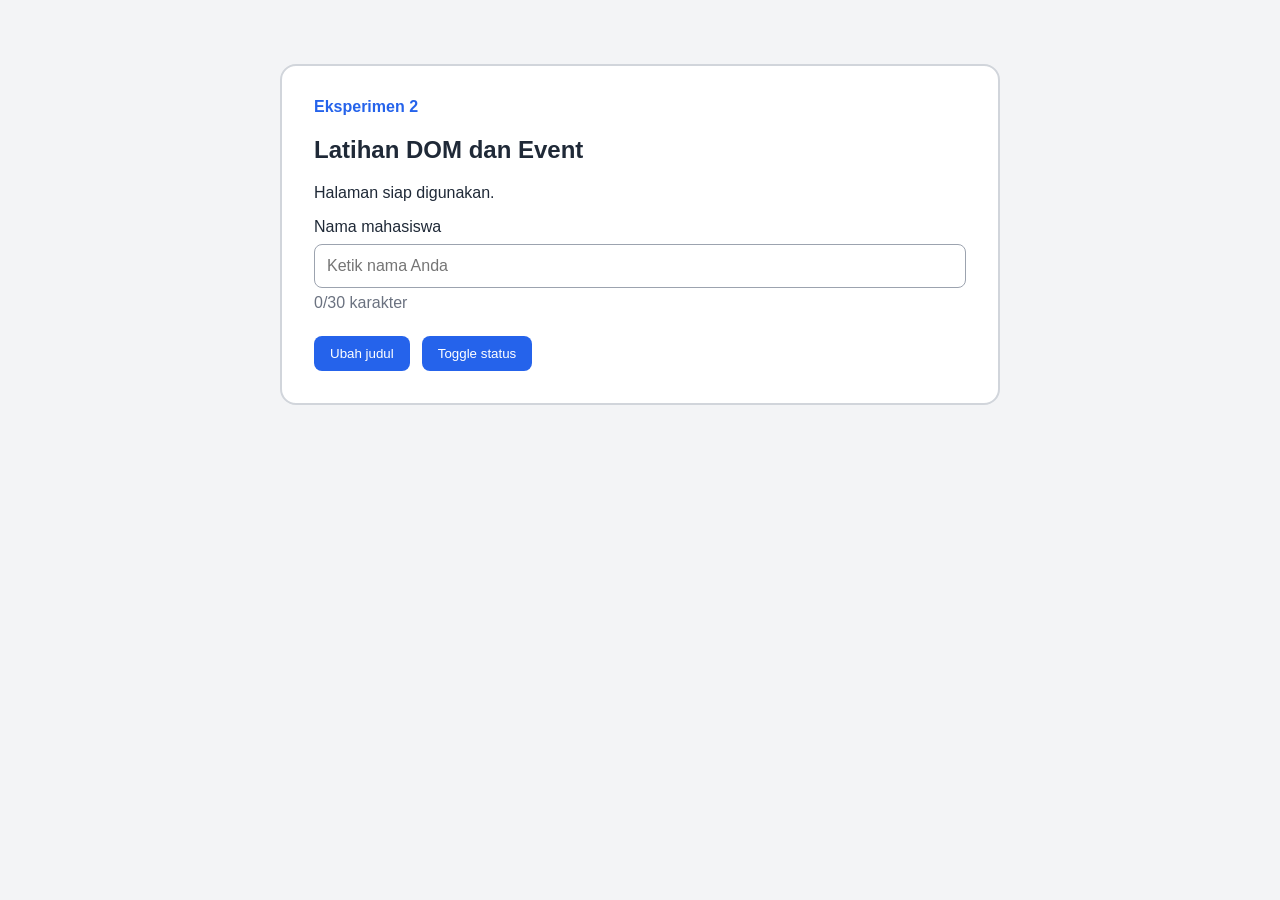
<file: Minggu 2/eksperimen-2-dom-event/index.html>
<!doctype html>
<html lang="id">
<head>
<meta charset="utf-8">
<meta name="viewport"
 content="width=device-width, initial-scale=1">
<title>Eksperimen DOM dan Event</title>
<link rel="stylesheet" href="css/style.css">
</head>
<body>
    <main class="container">
        <section class="praktikum-card" aria-labelledby="judul-utama">
            <p class="label">Eksperimen 2</p>
            <h1 id="judul-utama">Latihan DOM dan Event</h1>
            <p id="status" aria-live="polite">
                Halaman siap digunakan.
            </p>
            <label for="nama">Nama mahasiswa</label>
            <input id="nama" name="nama" type="text" maxlength="30" placeholder="Ketik nama Anda">
            <p class="counter">
                <span id="jumlah-karakter">0</span>/30 karakter
            </p>
            <div class="actions">
                <button id="ubah-judul" type="button">
                    Ubah judul
                </button>
                <button id="toggle-status" type="button" aria-pressed="false">
                    Toggle status
                </button>
            </div>
        </section>
    </main>
    <script src="js/app.js" defer></script>
</body>
</html>
</file>
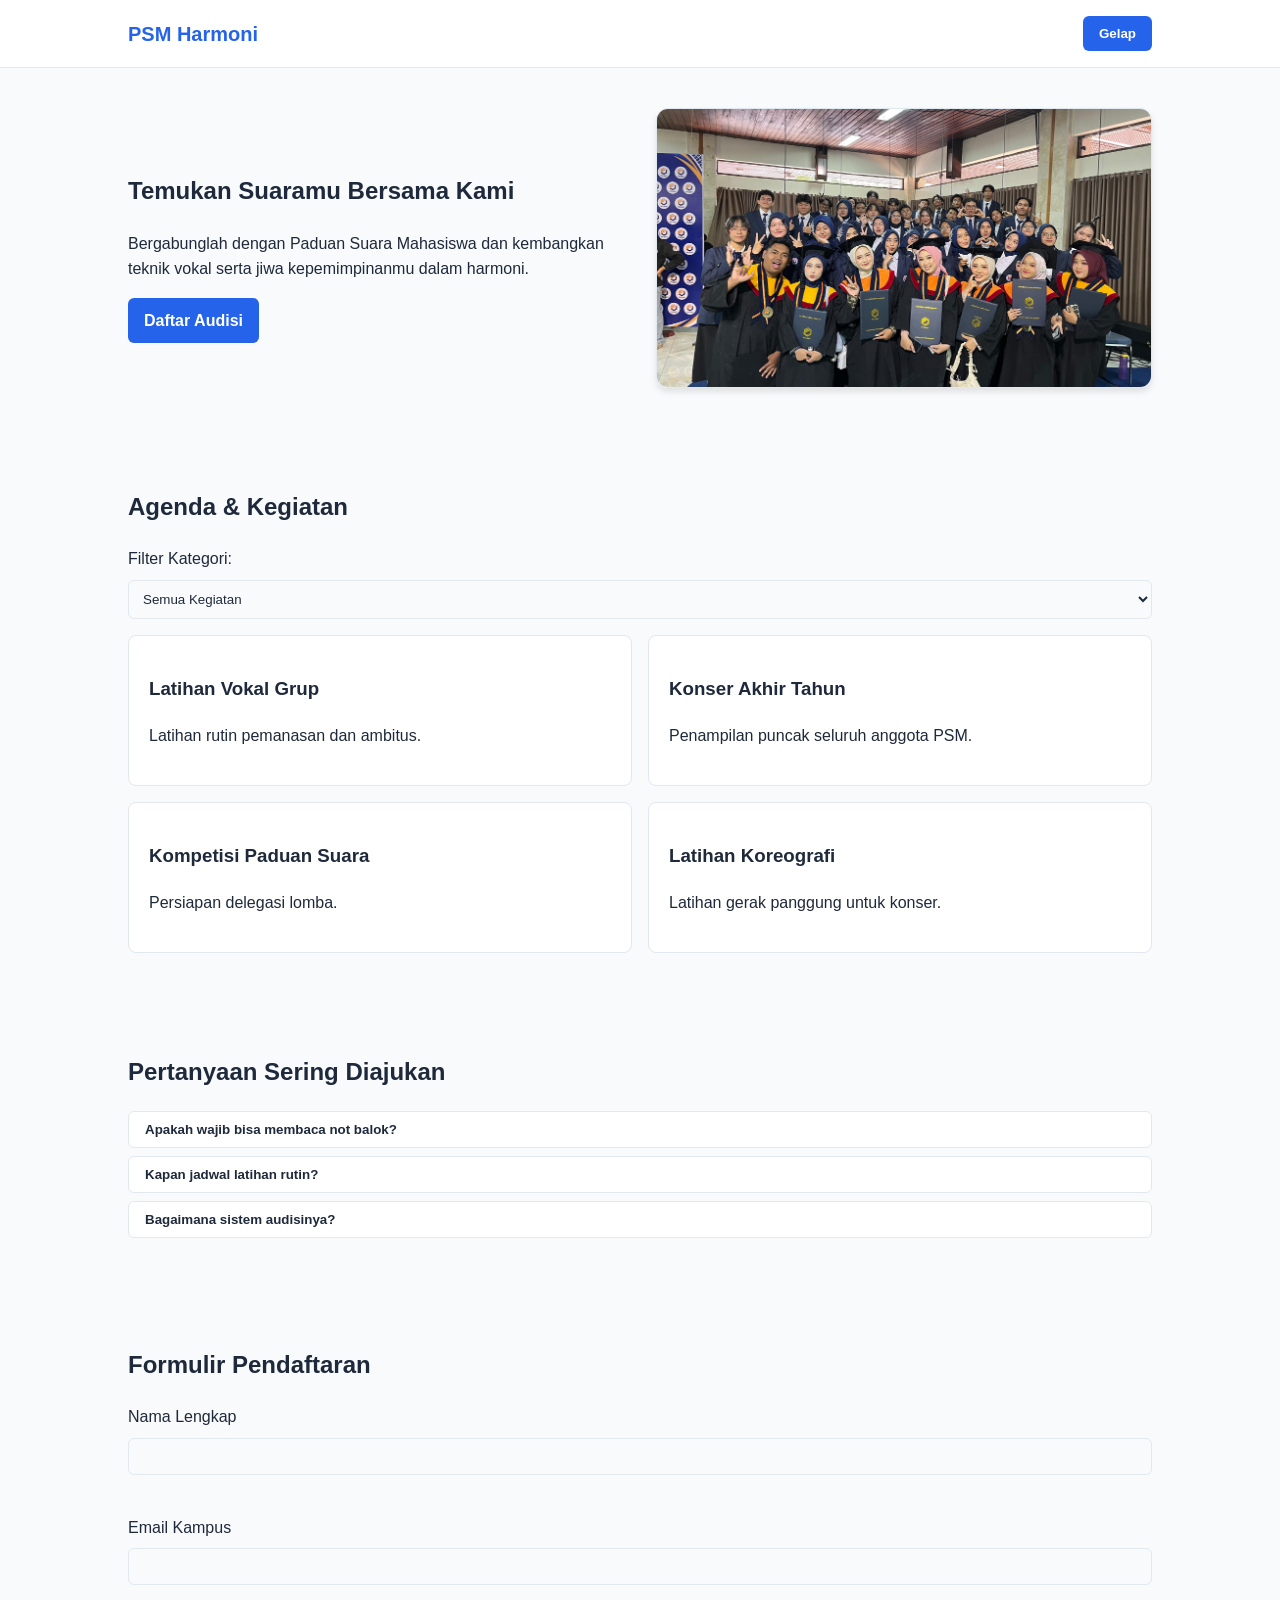
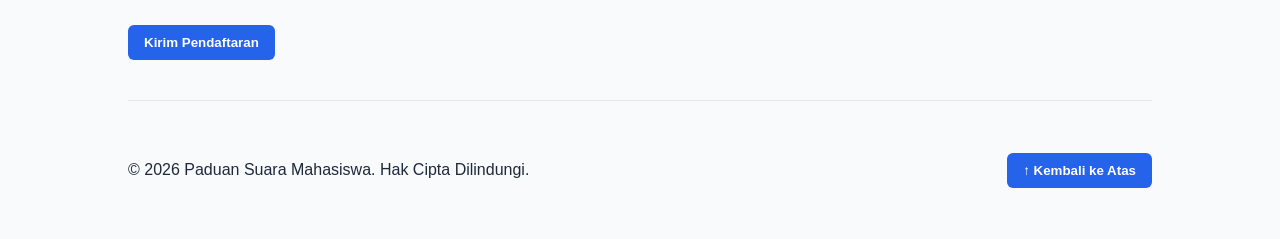
<file: Minggu 2/Mini Project/index.html>
<!doctype html>
<html lang="id">
<head>
    <meta charset="utf-8">
    <meta name="viewport" content="width=device-width, initial-scale=1">
    <link rel="icon" type="image/png" href="assets/logo.png">
    <title>Paduan Suara Mahasiswa</title>
    <link rel="stylesheet" href="css/style.css">
    <script src="js/app.js" defer></script>
</head>
<body>
    <header class="site-header">
        <div class="container nav-wrapper">
            <a class="brand" href="#">PSM Harmoni</a>
            
            <button id="toggle-tema" type="button" aria-pressed="false">Gelap</button>
            <button id="menu-toggle" type="button" aria-expanded="false" aria-controls="main-nav">☰ Menu</button>
            
            <nav id="main-nav" class="nav-menu hidden">
                <a href="#hero">Beranda</a>
                <a href="#kegiatan">Kegiatan</a>
                <a href="#faq">FAQ</a>
                <a href="#kontak">Daftar</a>
            </nav>
        </div>
    </header>

    <main>
        <section id="hero" class="hero container grid-hero">
            <div class="hero-content">
                <h1>Temukan Suaramu Bersama Kami</h1>
                <p>Bergabunglah dengan Paduan Suara Mahasiswa dan kembangkan teknik vokal serta jiwa kepemimpinanmu dalam harmoni.</p>
                <a href="#kontak" class="button">Daftar Audisi</a>
            </div>
            <div class="hero-image">
                <!-- Pastikan nama file sesuai dengan yang ada di folder assets -->
                <img src="assets/PSM.jpeg" alt="Anggota Paduan Suara Mahasiswa berfoto bersama">
            </div>
        </section>

        <section id="kegiatan" class="container">
            <h2>Agenda & Kegiatan</h2>
            <div class="filter-group">
                <label for="filter-kegiatan">Filter Kategori:</label>
                <select id="filter-kegiatan">
                    <option value="semua">Semua Kegiatan</option>
                    <option value="latihan">Latihan Rutin</option>
                    <option value="konser">Konser</option>
                    <option value="lomba">Lomba</option>
                </select>
            </div>
            <p id="status-kegiatan" role="status" aria-live="polite"></p>
            <div id="daftar-kegiatan" class="grid">
                <!-- Kartu akan dirender oleh JavaScript -->
            </div>
        </section>

        <section id="faq" class="container">
            <h2>Pertanyaan Sering Diajukan</h2>
            <div class="accordion">
                <div class="faq-item">
                    <button class="faq-btn" aria-expanded="false">Apakah wajib bisa membaca not balok?</button>
                    <div class="faq-content hidden"><p>Tidak wajib. Kami menyediakan pelatihan dasar membaca partitur bagi anggota baru.</p></div>
                </div>
                <div class="faq-item">
                    <button class="faq-btn" aria-expanded="false">Kapan jadwal latihan rutin?</button>
                    <div class="faq-content hidden"><p>Latihan rutin diadakan setiap hari Selasa dan Kamis sore setelah jam perkuliahan selesai.</p></div>
                </div>
                <div class="faq-item">
                    <button class="faq-btn" aria-expanded="false">Bagaimana sistem audisinya?</button>
                    <div class="faq-content hidden"><p>Audisi meliputi tes ambitus (jangkauan nada) dan tes ritme sederhana. Tidak perlu menyiapkan lagu khusus.</p></div>
                </div>
            </div>
        </section>

        <section id="kontak" class="container">
            <h2>Formulir Pendaftaran</h2>
            <form id="form-daftar" novalidate>
                <div class="form-group">
                    <label for="nama">Nama Lengkap</label>
                    <input type="text" id="nama" name="nama" required aria-describedby="error-nama">
                    <small id="error-nama" class="error-text"></small>
                </div>
                <div class="form-group">
                    <label for="email">Email Kampus</label>
                    <input type="email" id="email" name="email" required aria-describedby="error-email">
                    <small id="error-email" class="error-text"></small>
                </div>
                <button type="submit" class="button">Kirim Pendaftaran</button>
                <p id="pesan-sukses" class="sukses-text hidden">Pendaftaran berhasil! Silakan cek email Anda.</p>
            </form>
        </section>
    </main>

    <footer class="site-footer">
        <div class="container footer-content">
            <p>&copy; 2026 Paduan Suara Mahasiswa. Hak Cipta Dilindungi.</p>
            <button id="back-to-top" type="button">↑ Kembali ke Atas</button>
        </div>
    </footer>
</body>
</html>
</file>
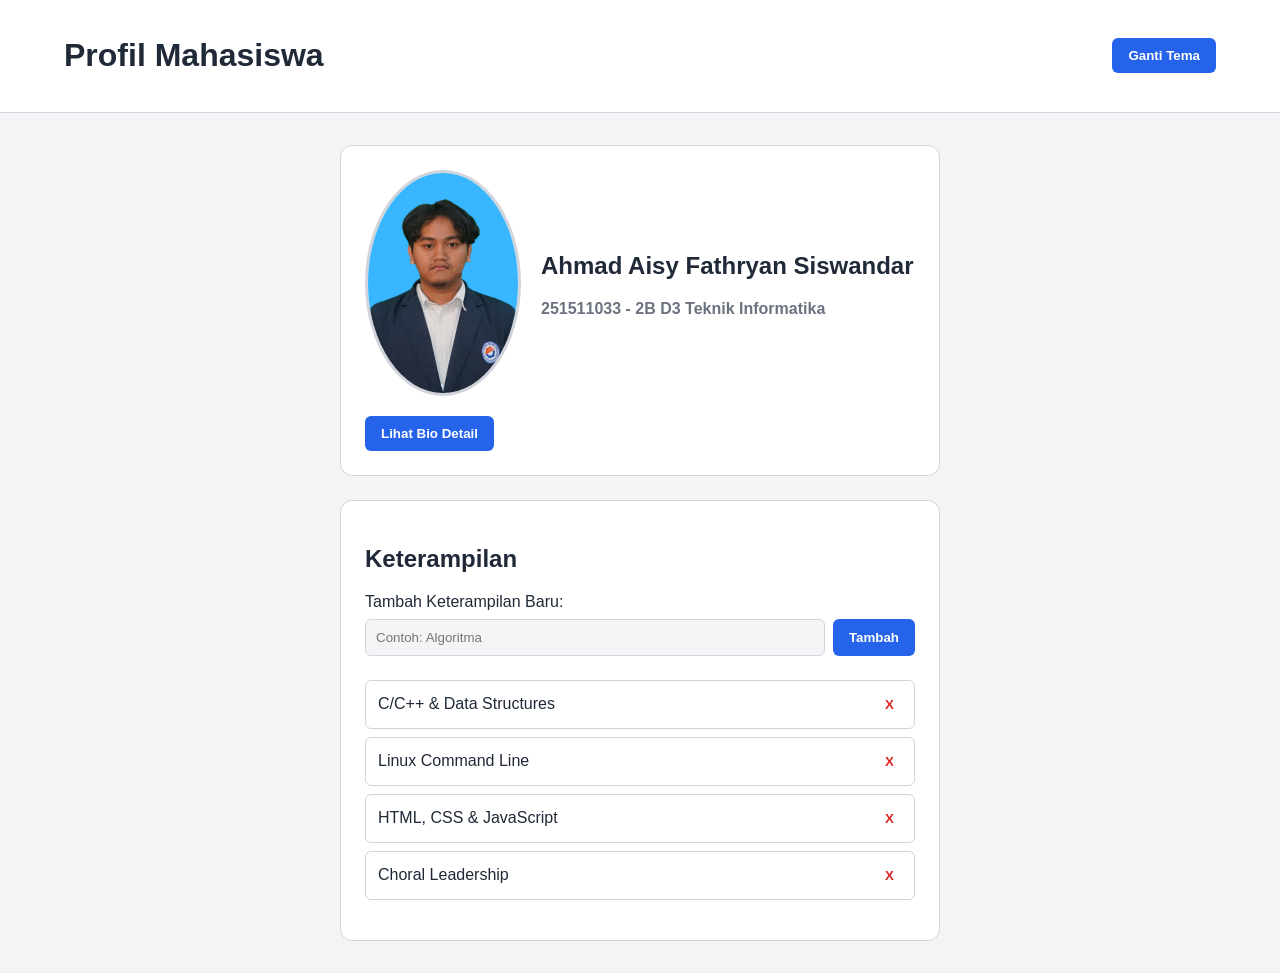
<file: Minggu 2/Profil Mahasiswa/index.html>
<!DOCTYPE html>
<html lang="id">
<head>
    <meta charset="utf-8">
    <meta name="viewport" content="width=device-width, initial-scale=1.0">
    <title>Profil Mahasiswa</title>
    <link rel="stylesheet" href="css/style.css">
</head>
<body>
    <header class="navbar">
        <h1>Profil Mahasiswa</h1>
        <nav>
            <button id="toggle-tema" type="button" aria-pressed="false">Ganti Tema</button>
        </nav>
    </header>
    
    <main class="container">
        <section id="status-container" aria-live="polite">
            <p id="status-message" data-state="idle">Memulai...</p>
            <button id="btn-coba-lagi" type="button" class="hidden">Coba Lagi</button>
        </section>

        <div id="profil-container" class="hidden">
            <section id="tentang" class="card">
                <div class="profil-header">
                    <img id="foto-profil" src="" alt="Foto Profil" width="150" class="avatar">
                    <div>
                        <h2 id="nama-profil">Nama Mahasiswa</h2>
                        <p id="identitas-profil" class="subtitle">NIM - Kelas</p>
                    </div>
                </div>
                
                <div class="actions">
                    <button id="toggle-detail" type="button" aria-expanded="false">Lihat Bio Detail</button>
                </div>
                <div id="detail-bio" class="hidden">
                    <p id="teks-bio">Bio akan tampil di sini.</p>
                </div>
            </section>

            <section id="keterampilan" class="card">
                <h2>Keterampilan</h2>
                
                <form id="form-keterampilan" class="form-group">
                    <label for="input-skill">Tambah Keterampilan Baru:</label>
                    <div class="input-wrapper">
                        <input type="text" id="input-skill" placeholder="Contoh: Algoritma" aria-invalid="false">
                        <button id="btn-submit-skill" type="submit">Tambah</button>
                    </div>
                    <p id="error-skill" class="error-text" aria-live="polite"></p>
                </form>

                <ul id="daftar-keterampilan">
                </ul>
                <p id="status-keterampilan-kosong" class="hidden">Belum ada keterampilan. Silakan tambahkan!</p>
            </section>
        </div>
    </main>

    <script src="js/app.js" defer></script>
</body>
</html>
</file>
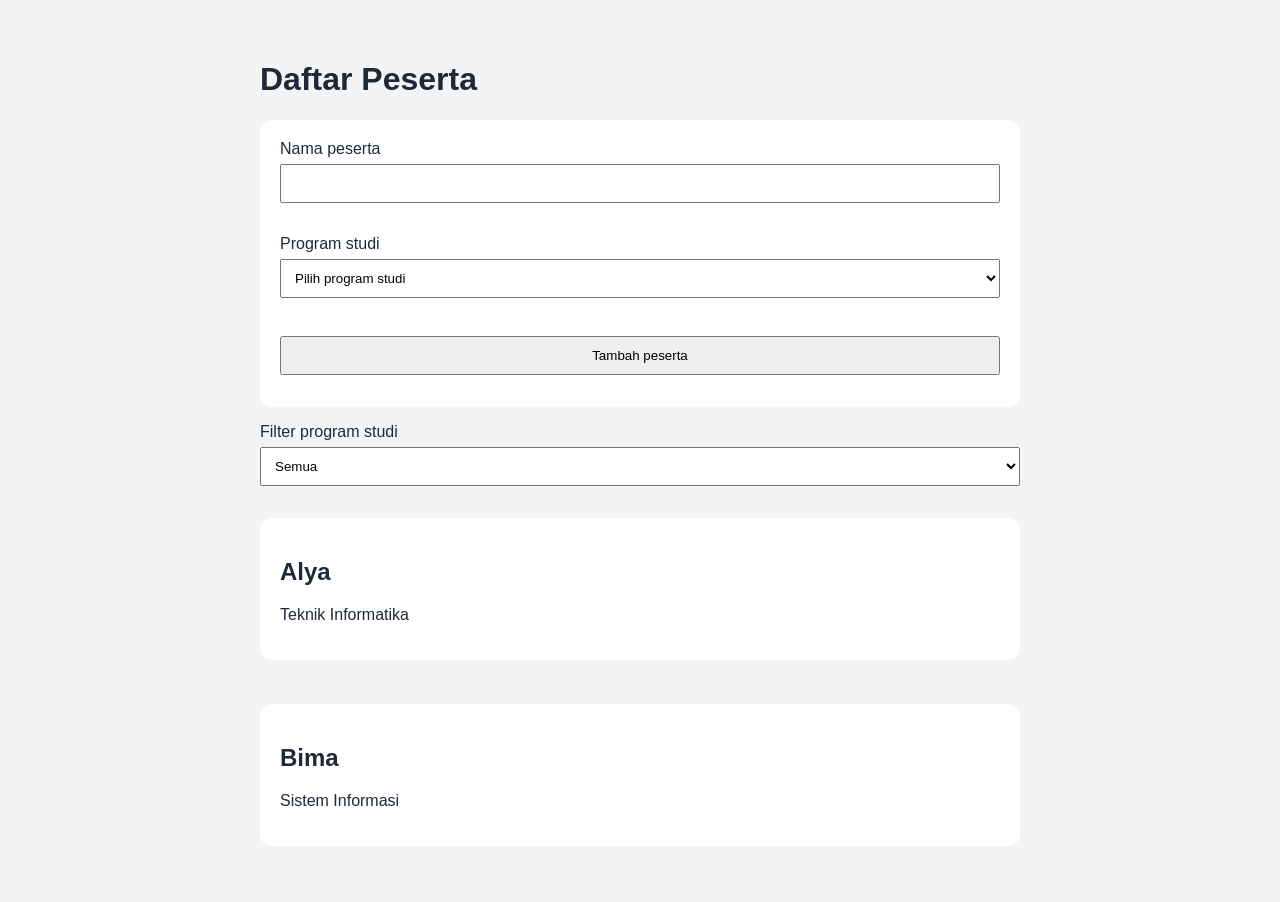
<file: Minggu 2/task-2-dom-form/index.html>
<!doctype html>
<html lang="id">
<head>
    <meta charset="utf-8">
    <meta name="viewport" content="width=device-width, initial-scale=1">
    <title>Task 2 DOM dan Form</title>
    <link rel="stylesheet" href="css/style.css">
</head>
<body>
    <main class="container">
        <h1>Daftar Peserta</h1>
        <form id="form-peserta" novalidate>
            <label for="nama">Nama peserta</label>
            <input id="nama" name="nama" autocomplete="name" aria-describedby="error-nama" required>
            <small id="error-nama" class="error"></small>
            <label for="prodi">Program studi</label>
            <select id="prodi" name="prodi" aria-describedby="error-prodi" required>
            <option value="">Pilih program studi</option>
            <option>Teknik Informatika</option>
            <option>Sistem Informasi</option>
            </select>
            <small id="error-prodi" class="error"></small>
            <button type="submit">Tambah peserta</button>
        </form>
        <label for="filter-prodi">Filter program studi</label>
        <select id="filter-prodi">
            <option value="semua">Semua</option>
            <option>Teknik Informatika</option>
            <option>Sistem Informasi</option>
            <option>Manajemen Informatika</option>
        </select>
        <p id="status" role="status" aria-live="polite"></p>
        <section id="daftar-peserta" class="grid" aria-label="Daftar peserta"></section>
    </main>
    <script src="js/app.js" defer></script>
</body>
</html>
</file>
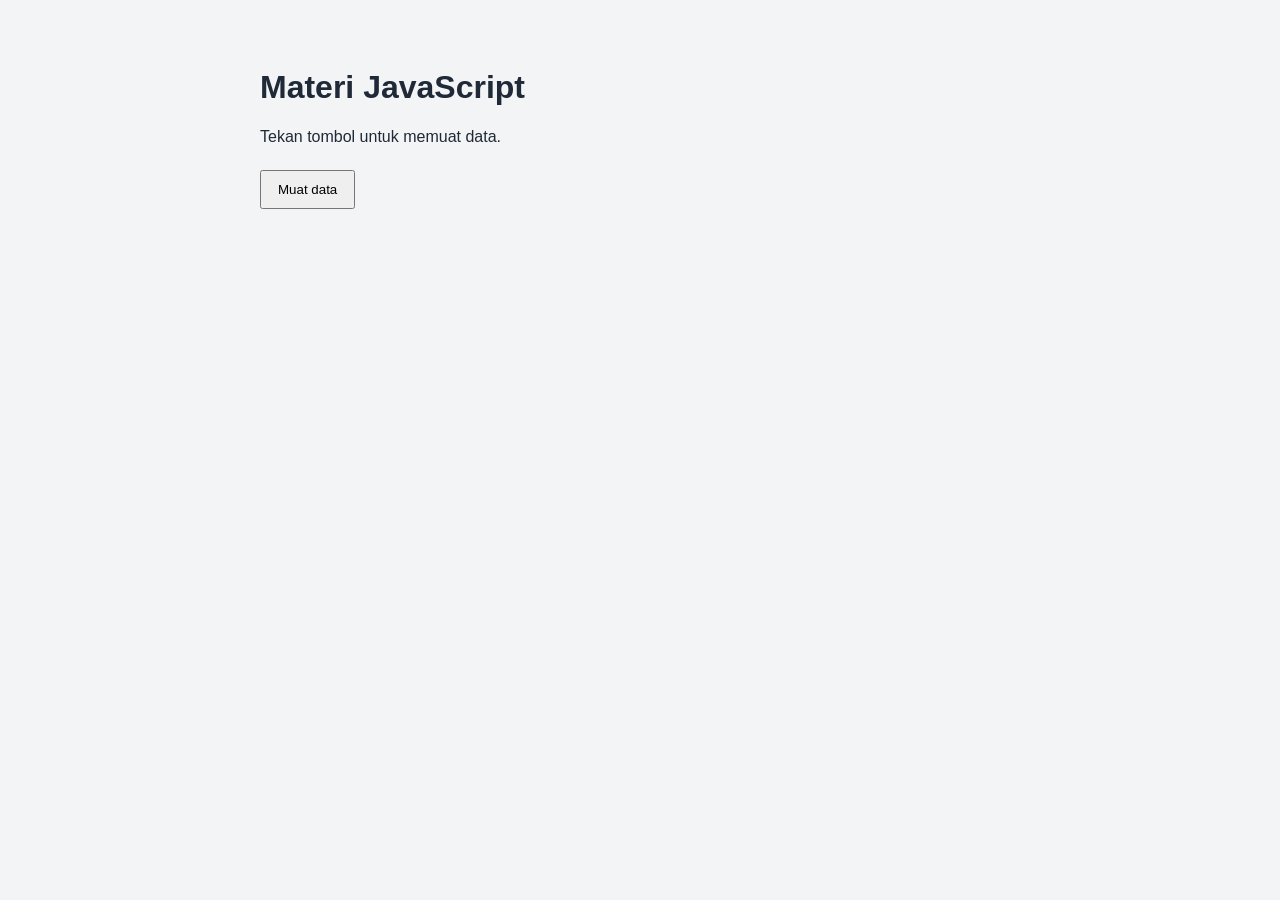
<file: Minggu 2/task-3-async-loader/index.html>
<!doctype html>
<html lang="id">
<head>
    <meta charset="utf-8">
    <meta name="viewport" content="width=device-width, initial-scale=1">
    <title>Task 3 Async Data Loader</title>
    <link rel="stylesheet" href="css/style.css">
</head>
<body>
    <main class="container">
        <h1>Materi JavaScript</h1>
        <p id="status" role="status" aria-live="polite">
            Tekan tombol untuk memuat data.
        </p>
        <button id="muat" type="button">Muat data</button>
        <button id="coba-lagi" type="button" hidden>Coba lagi</button>
        <section id="daftar-materi" class="grid" aria-label="Daftar materi"></section>
    </main>
    <script src="js/app.js" defer></script>
</body>
</html>
</file>
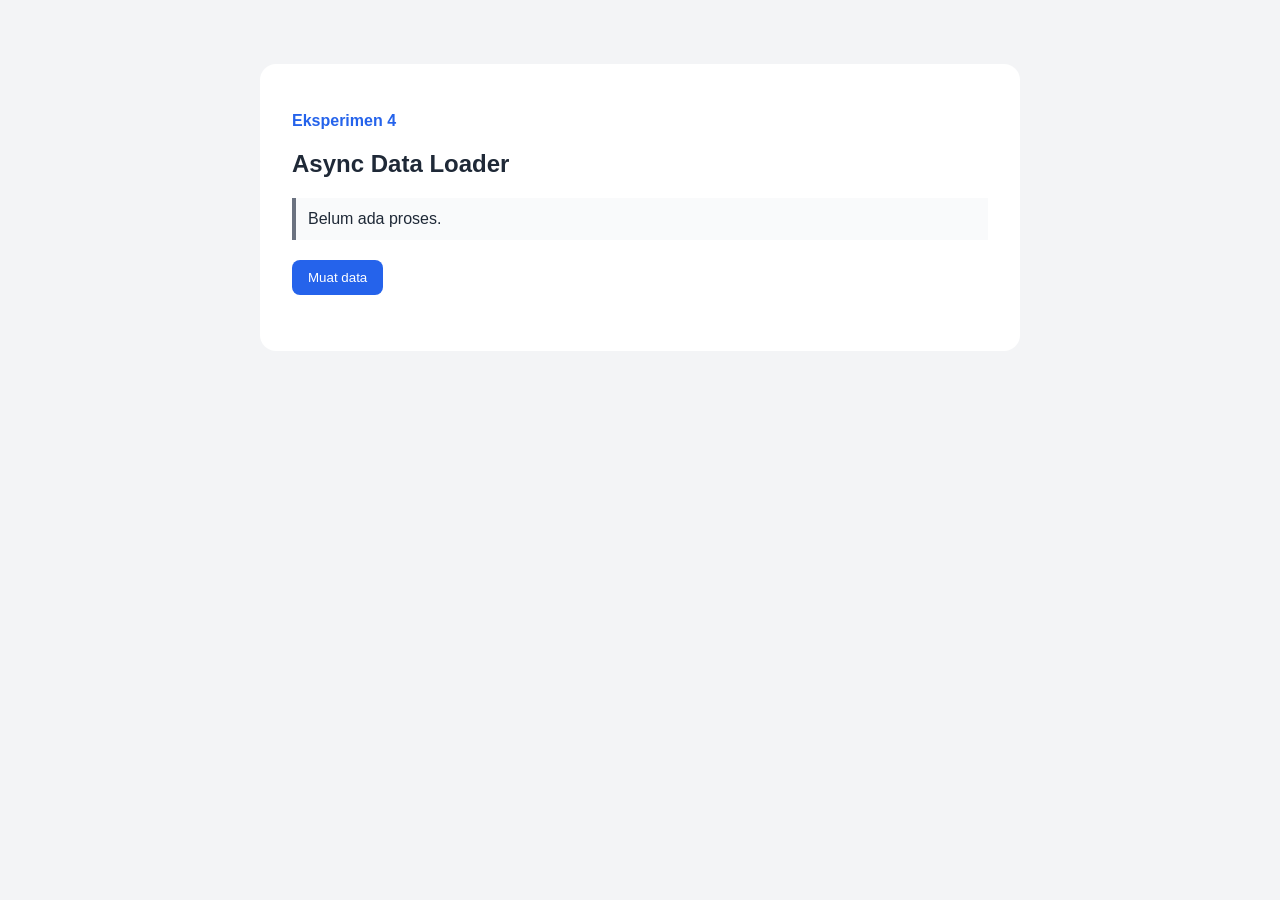
<file: Minggu 2/A3. Eksperimen Promise, fetch, dan State UI/eksperimen-4-async/index.html>
<!doctype html>
<html lang="id">
<head>
    <meta charset="utf-8">
    <meta name="viewport"
    content="width=device-width, initial-scale=1">
    <title>Eksperimen Asynchronous JavaScript</title>
    <link rel="stylesheet" href="css/style.css">
</head>
<body>
    <main class="container">
    <section class="praktikum-card" aria-labelledby="judul-utama">
        <p class="label">Eksperimen 4</p>
        <h1 id="judul-utama">Async Data Loader</h1>
        <p id="status" class="status" data-state="idle" role="status" aria-live="polite">
            Belum ada proses.
        </p>
        <button id="muat-data" type="button">
            Muat data
        </button>
        <section id="daftar-fitur" class="grid" aria-label="Daftar fitur"></section>
    </section>
    </main>
    <script src="js/app.js" defer></script>
</body>
</html>
</file>
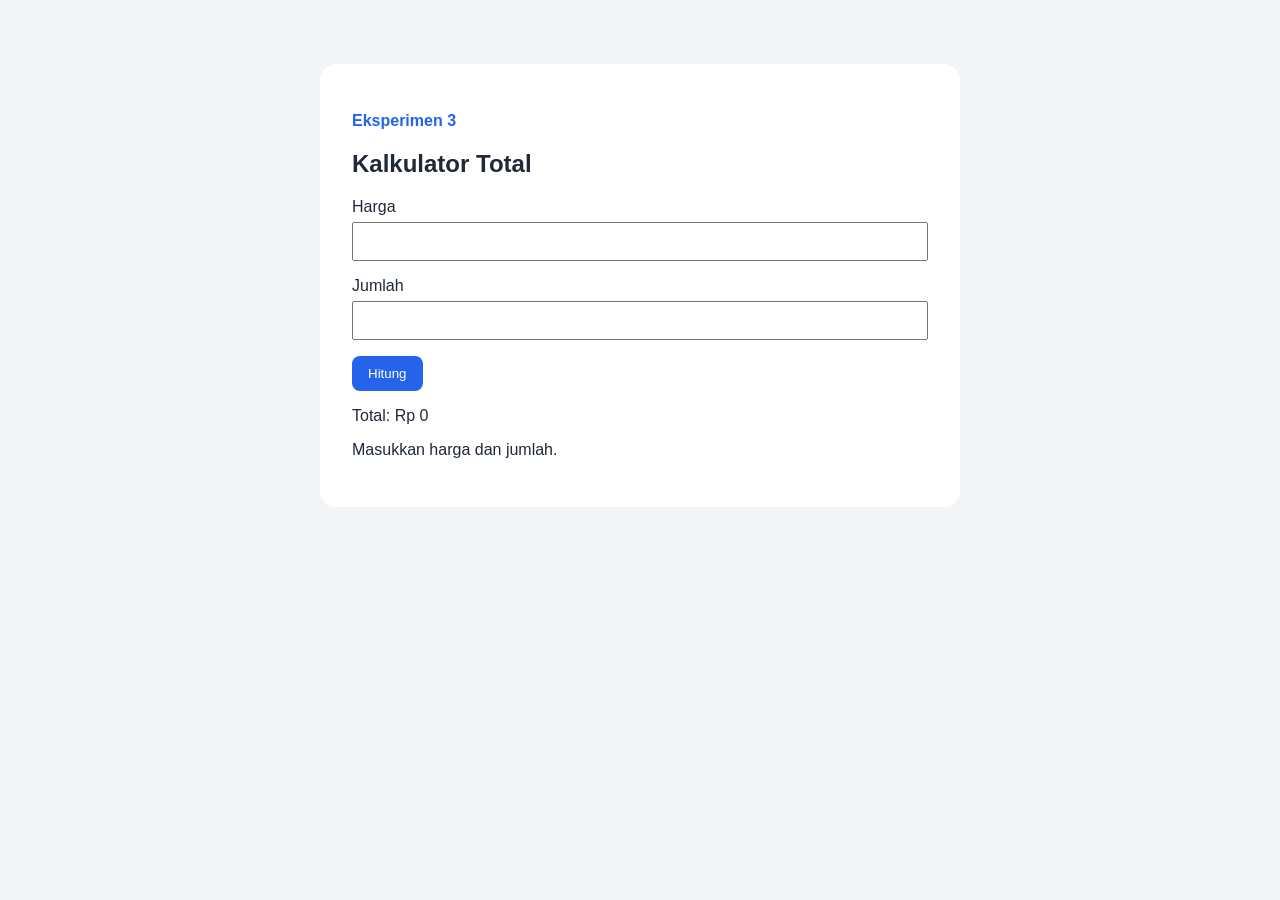
<file: Minggu 2/A4. Eksperimen Diagnosis Error JavaScript/eksperimen-3-debugging/index.html>
<!doctype html>
<html lang="id">
<head>
    <meta charset="utf-8">
    <meta name="viewport"
    content="width=device-width, initial-scale=1">
    <title>Eksperimen Diagnosis Error</title>
    <link rel="stylesheet" href="css/style.css">
</head>
<body>
    <main class="container">
        <section class="praktikum-card" aria-labelledby="judul-utama">
            <p class="label">Eksperimen 3</p>
            <h1 id="judul-utama">Kalkulator Total</h1>
            <form id="form-hitung">
                <label for="harga">Harga</label>
                <input id="harga" name="harga" type="number" min="1" required>
                <label for="jumlah">Jumlah</label>
                <input id="jumlah" name="jumlah" type="number" min="1" required>
                <button id="hitung" type="submit">Hitung</button>
            </form>
            <p>Total: Rp <output id="hasil">0</output></p>
            <p id="pesan" role="status" aria-live="polite">
                Masukkan harga dan jumlah.
            </p>
        </section>
    </main>
    <script src="js/app.js" defer></script>
</body>
</html>
</file>
<file: Minggu 2/eksperimen-2-dom-event/css/style.css>
* {
    box-sizing: border-box;
}
body {
    margin: 0;
    min-height: 100vh;
    font-family: Arial, sans-serif;
    color: #1f2937;
    background: #f3f4f6;
    transition: background 200ms, color 200ms;
}
.container {
    width: min(90%, 720px);
    margin-inline: auto;
    padding-block: 64px;
}
.praktikum-card {
    padding: 32px;
    border: 2px solid #d1d5db;
    border-radius: 16px;
    background: #ffffff;
}
.label {
    margin: 0 0 8px;
    font-weight: 700;
    color: #2563eb;
}
label,
input {
    display: block;
    width: 100%;
}
input {
    margin-top: 8px;
    padding: 12px;
    border: 1px solid #9ca3af;
    border-radius: 8px;
    font: inherit;
}
.counter {
    margin-top: 6px;
    color: #6b7280;
}
.actions {
    display: flex;
    flex-wrap: wrap;
    gap: 12px;
    margin-top: 24px;
}
button {
    padding: 10px 16px;
    border: 0;
    border-radius: 8px;
    color: #ffffff;
    background: #2563eb;
    cursor: pointer;
}
button:focus-visible {
    outline: 3px solid #f59e0b;
    outline-offset: 3px;
}
body.is-active {
    color: #f9fafb;
    background: #111827;
}
body.is-active .praktikum-card {
    border-color: #60a5fa;
    background: #1f2937;
}
body.is-active .counter {
    color: #d1d5db;
}
</file>
<file: Minggu 2/Mini Project/css/style.css>
:root {
    --primary-color: #2563eb;
    --primary-hover: #1d4ed8;
    --bg-color: #f8fafc;
    --text-color: #1e293b;
    --card-bg: #ffffff;
    --border-color: #e2e8f0;
    --error-color: #dc2626;
    --success-color: #16a34a;
}

body.dark-mode {
    --bg-color: #0f172a;
    --text-color: #f8fafc;
    --card-bg: #1e293b;
    --border-color: #334155;
}

* { box-sizing: border-box; }

body {
    margin: 0;
    font-family: Arial, sans-serif;
    background-color: var(--bg-color);
    color: var(--text-color);
    line-height: 1.6;
    transition: background-color 0.3s, color 0.3s;
}

.container {
    width: min(90%, 1024px);
    margin-inline: auto;
    padding-block: 40px;
}

.site-header {
    background-color: var(--card-bg);
    border-bottom: 1px solid var(--border-color);
    position: sticky;
    top: 0;
    z-index: 100;
}
.nav-wrapper {
    display: flex;
    justify-content: space-between;
    align-items: center;
    padding-block: 16px;
}
.brand {
    font-weight: bold;
    font-size: 1.25rem;
    text-decoration: none;
    color: var(--primary-color);
}
.nav-menu {
    display: flex;
    flex-direction: column;
    gap: 16px;
    position: absolute;
    top: 100%;
    left: 0;
    right: 0;
    background: var(--card-bg);
    padding: 16px 5%;
    border-bottom: 1px solid var(--border-color);
}
.nav-menu.hidden { display: none; }
.nav-menu a { text-decoration: none; color: var(--text-color); font-weight: bold; }
.nav-menu a:hover { color: var(--primary-color); }

button, .button {
    padding: 10px 16px;
    border: none;
    border-radius: 6px;
    background-color: var(--primary-color);
    color: white;
    cursor: pointer;
    text-decoration: none;
    display: inline-block;
    font-weight: bold;
}
button:hover, .button:hover { background-color: var(--primary-hover); }
button:focus-visible { outline: 3px solid #f59e0b; outline-offset: 3px; }

.grid { display: grid; gap: 16px; grid-template-columns: 1fr; }
@media (min-width: 768px) {
    .grid { grid-template-columns: repeat(2, 1fr); }
    .nav-menu {
        position: static;
        flex-direction: row;
        display: flex;
        border: none;
        padding: 0;
    }
    .nav-menu.hidden { display: flex; }
    #menu-toggle { display: none; }
}
.card {
    background: var(--card-bg);
    border: 1px solid var(--border-color);
    padding: 20px;
    border-radius: 8px;
}
img {
    max-width: 100%;
    height: auto;
    display: block;
}
.grid-hero {
    display: grid;
    gap: 32px;
    align-items: center;
}

.hero-image img {
    border-radius: 12px;
    border: 1px solid var(--border-color);
    box-shadow: 0 4px 6px rgba(0, 0, 0, 0.1);
    width: 100%;
}

@media (min-width: 768px) {
    .grid-hero {
        grid-template-columns: 1fr 1fr;
    }
}
.faq-btn {
    width: 100%;
    text-align: left;
    background: var(--card-bg);
    color: var(--text-color);
    border: 1px solid var(--border-color);
    margin-bottom: 8px;
}
.faq-btn[aria-expanded="true"] { background: var(--primary-color); color: white; }
.faq-content { padding: 0 16px 16px; }

.form-group { margin-bottom: 16px; }
input, select {
    width: 100%;
    padding: 10px;
    margin-top: 8px;
    border: 1px solid var(--border-color);
    border-radius: 6px;
    background: var(--bg-color);
    color: var(--text-color);
}
input[aria-invalid="true"] { outline: 2px solid var(--error-color); }
.error-text { color: var(--error-color); display: block; min-height: 20px; margin-top: 4px; }
.sukses-text { color: var(--success-color); font-weight: bold; padding: 12px; background: #dcfce7; border-radius: 6px; margin-top: 16px; }

.hidden { display: none !important; }
.footer-content { display: flex; justify-content: space-between; align-items: center; border-top: 1px solid var(--border-color); }
</file>
<file: Minggu 2/Profil Mahasiswa/css/style.css>
:root {
    --bg-color: #f3f4f6;
    --text-color: #1f2937;
    --card-bg: #ffffff;
    --border-color: #d1d5db;
    --primary: #2563eb;
    --primary-hover: #1d4ed8;
    --danger: #dc2626;
    --success: #16a34a;
}
body.dark-mode {
    --bg-color: #111827;
    --text-color: #f9fafb;
    --card-bg: #1f2937;
    --border-color: #374151;
}
body {
    margin: 0;
    font-family: Arial, sans-serif;
    background-color: var(--bg-color);
    color: var(--text-color);
    transition: background-color 0.3s, color 0.3s;
}
.navbar {
    display: flex;
    justify-content: space-between;
    align-items: center;
    padding: 16px 5%;
    background-color: var(--card-bg);
    border-bottom: 1px solid var(--border-color);
}
.container {
    width: min(90%, 600px);
    margin: 32px auto;
}
.card {
    background-color: var(--card-bg);
    border: 1px solid var(--border-color);
    border-radius: 12px;
    padding: 24px;
    margin-bottom: 24px;
}
.profil-header {
    display: flex;
    gap: 20px;
    align-items: center;
    margin-bottom: 20px;
}
.avatar {
    border-radius: 50%;
    object-fit: cover;
    border: 3px solid var(--border-color);
}
.subtitle {
    color: #6b7280;
    font-weight: bold;
}
body.dark-mode .subtitle { color: #9ca3af; }

button {
    padding: 10px 16px;
    border: none;
    border-radius: 6px;
    background-color: var(--primary);
    color: white;
    cursor: pointer;
    font-weight: bold;
}
button:hover:not(:disabled) { background-color: var(--primary-hover); }
button:disabled { opacity: 0.6; cursor: wait; }
button.btn-hapus {
    background-color: transparent;
    color: var(--danger);
    padding: 4px 8px;
    margin-left: auto;
}
button.btn-hapus:hover { background-color: #fee2e2; }

.hidden { display: none !important; }

#status-message {
    padding: 12px;
    border-left: 4px solid var(--border-color);
    background: var(--card-bg);
    margin-bottom: 16px;
}
#status-message[data-state="loading"] { border-color: #d97706; }
#status-message[data-state="error"] { border-color: var(--danger); }
#status-message[data-state="empty"] { border-color: var(--primary); }

.form-group { margin-bottom: 24px; }
.input-wrapper { display: flex; gap: 8px; margin-top: 8px; }
input {
    flex: 1;
    padding: 10px;
    border: 1px solid var(--border-color);
    border-radius: 6px;
    background-color: var(--bg-color);
    color: var(--text-color);
}
input[aria-invalid="true"] { border-color: var(--danger); }
.error-text { color: var(--danger); font-size: 0.875rem; margin-top: 4px; }

ul { list-style: none; padding: 0; }
li {
    display: flex;
    align-items: center;
    padding: 12px;
    border: 1px solid var(--border-color);
    border-radius: 6px;
    margin-bottom: 8px;
}
</file>
<file: Minggu 2/task-2-dom-form/css/style.css>
* { box-sizing: border-box; }
body {
    margin: 0;
    font-family: Arial, sans-serif;
    color: #1f2937;
    background: #f3f4f6;
}
.container {
    width: min(92%, 760px);
    margin-inline: auto;
    padding-block: 40px;
}
form, .kartu {
    margin-block: 16px;
    padding: 20px;
    border-radius: 12px;
    background: #ffffff;
}
label, input, select, button { display: block; }
input, select, button {
    width: 100%;
    margin-block: 6px 12px;
    padding: 10px;
}
button { cursor: pointer; }
.grid { display: grid; gap: 12px; }
.error { display: block; min-height: 20px; color: #b91c1c; }
[aria-invalid="true"] { outline: 2px solid #b91c1c; }
</file>
<file: Minggu 2/task-3-async-loader/css/style.css>
* { box-sizing: border-box; }
body {
    margin: 0;
    font-family: Arial, sans-serif;
    color: #1f2937;
    background: #f3f4f6;
}
.container {
    width: min(92%, 760px);
    margin-inline: auto;
    padding-block: 48px;
}
button { margin: 8px 8px 16px 0; padding: 10px 16px; }
.grid { display: grid; gap: 12px; }
.kartu {
    padding: 16px;
    border-radius: 12px;
    background: #ffffff;
}
#status[data-state="loading"] { color: #1d4ed8; }
#status[data-state="error"] { color: #b91c1c; }
#status[data-state="success"] { color: #166534; }
</file>
<file: Minggu 2/A3. Eksperimen Promise, fetch, dan State UI/eksperimen-4-async/css/style.css>
* {
    box-sizing: border-box;
}
body {
    margin: 0;
    font-family: Arial, sans-serif;
    color: #1f2937;
    background: #f3f4f6;
}
.container {
    width: min(90%, 760px);
    margin-inline: auto;
    padding-block: 64px;
}
.praktikum-card {
    padding: 32px;
    border-radius: 16px;
    background: #ffffff;
}
.label {
    font-weight: 700;
    color: #2563eb;
}
button {
    padding: 10px 16px;
    border: 0;
    border-radius: 8px;
    color: #ffffff;
    background: #2563eb;
    cursor: pointer;
}
button:disabled {
    cursor: wait;
    opacity: 0.6;
}
.status {
    margin-block: 20px;
    padding: 12px;
    border-left: 4px solid #6b7280;
    background: #f9fafb;
}
.status[data-state="loading"] {
    border-color: #d97706;
}
.status[data-state="success"] {
    border-color: #16a34a;
}
.status[data-state="empty"],
.status[data-state="error"] {
    border-color: #dc2626;
}
.grid {
    display: grid;
    gap: 12px;
    margin-top: 24px;
}
.feature-card {
    padding: 16px;
    border: 1px solid #d1d5db;
    border-radius: 10px;
}
.feature-card h2,
.feature-card p {
    margin-block: 0 8px;
}
</file>
<file: Minggu 2/A4. Eksperimen Diagnosis Error JavaScript/eksperimen-3-debugging/css/style.css>
* {
    box-sizing: border-box;
}
body {
    margin: 0;
    font-family: Arial, sans-serif;
    color: #1f2937;
    background: #f3f4f6;
}
.container {
    width: min(90%, 640px);
    margin-inline: auto;
    padding-block: 64px;
}
.praktikum-card {
    padding: 32px;
    border-radius: 16px;
    background: #ffffff;
}
.label {
    font-weight: 700;
    color: #2563eb;
}
label,
input {
    display: block;
    width: 100%;
}
input {
    margin-block: 6px 16px;
    padding: 10px;
}
button {
    padding: 10px 16px;
    border: 0;
    border-radius: 8px;
    color: #ffffff;
    background: #2563eb;
}
</file>
